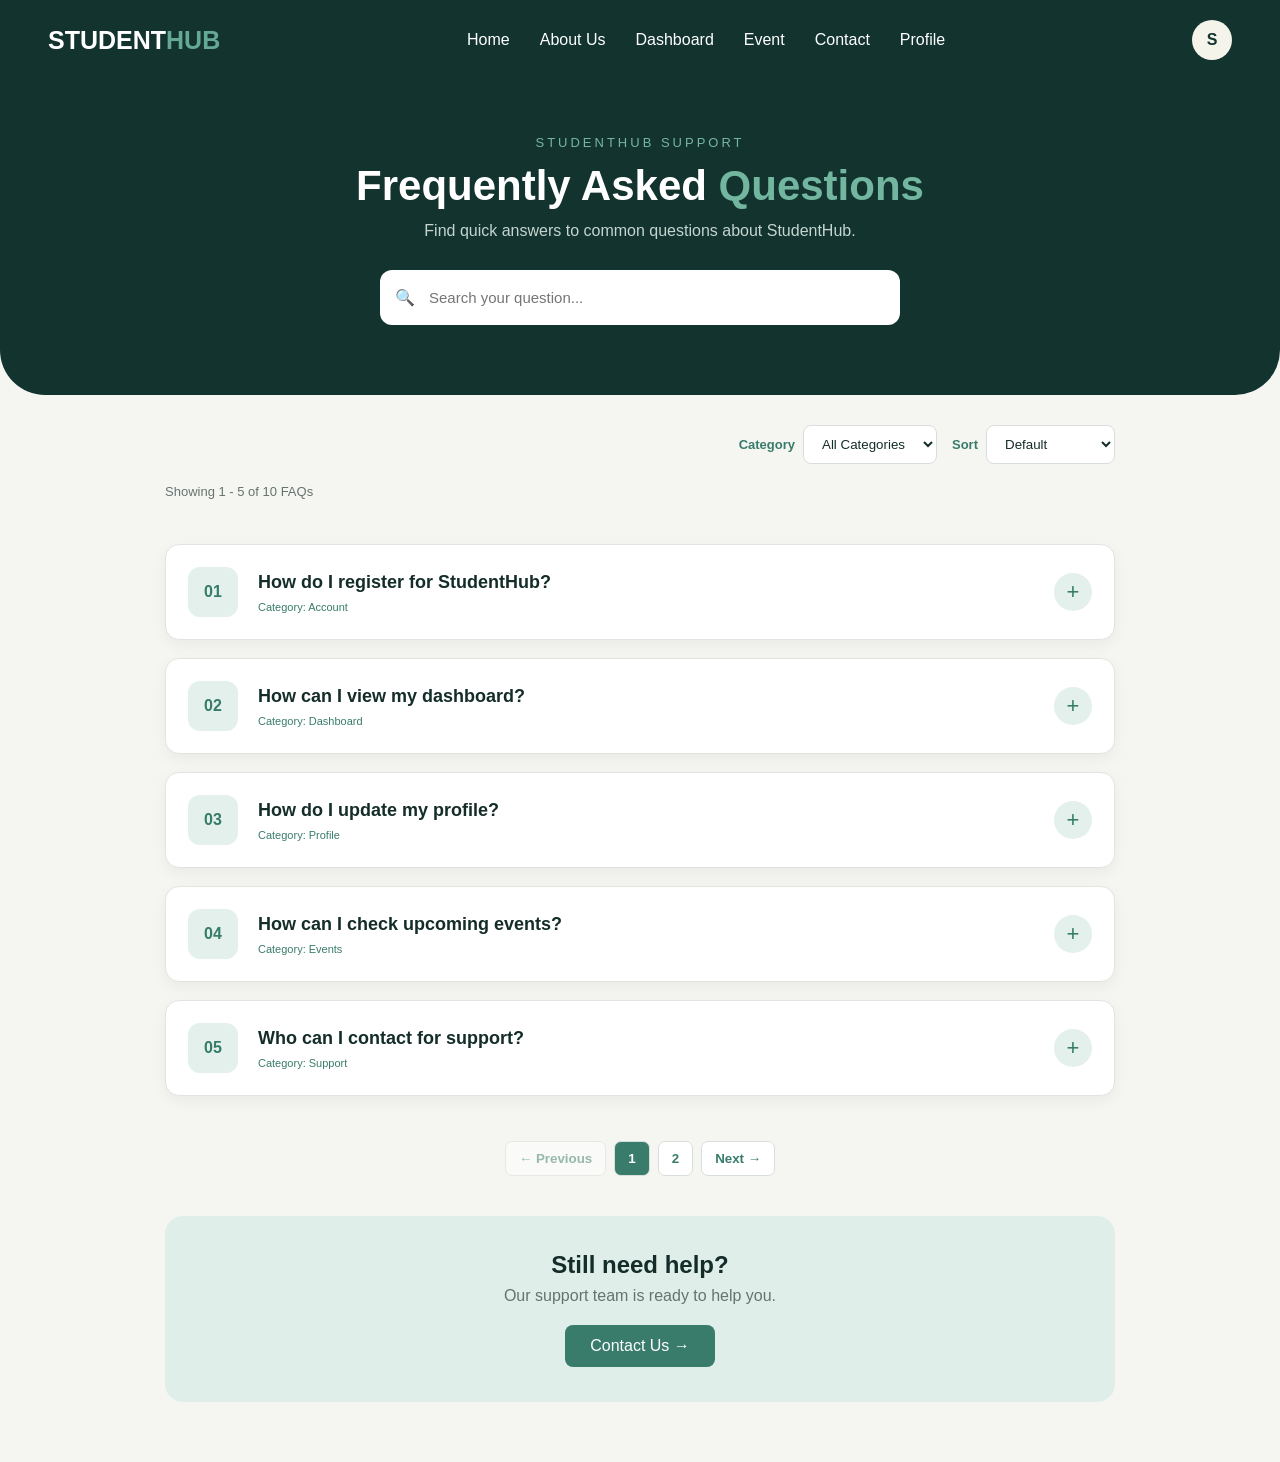
<file: Page/faq.html>
<!DOCTYPE html>
<html lang="en">

<head>
    <meta charset="UTF-8">
    <meta name="viewport" content="width=device-width, initial-scale=1.0">

    <title>StudentHub - FAQ</title>

    <link rel="stylesheet" href="../CSS/faq.css">
</head>

<body>

<!-- ================= NAVBAR ================= -->

<nav class="navbar">

    <div class="logo">
        STUDENT<span>HUB</span>
    </div>

    <ul>
        <li><a href="home.html">Home</a></li>
        <li><a href="about.html">About Us</a></li>
        <li><a href="dashboard.html">Dashboard</a></li>
        <li><a href="event.html">Event</a></li>
        <li><a href="contact.html">Contact</a></li>
        <li><a href="profile.html">Profile</a></li>
    </ul>

    <div class="profile">S</div>

</nav>


<!-- ================= FAQ HEADER ================= -->

<section class="faq-header">

    <p>STUDENTHUB SUPPORT</p>

    <h1>
        Frequently Asked
        <span>Questions</span>
    </h1>

    <h4>
        Find quick answers to common questions about StudentHub.
    </h4>


    <!-- Search -->

    <div class="search">

        🔍

        <input
            type="text"
            id="search"
            placeholder="Search your question..."
        >

    </div>

</section>


<!-- ================= FILTERS ================= -->

<section class="filters">

    <div class="filter-item">

        <label for="categoryFilter">
            Category
        </label>

        <select id="categoryFilter">

            <option value="all">
                All Categories
            </option>

        </select>

    </div>


    <div class="filter-item">

        <label for="sort">

            Sort

        </label>

        <select id="sort">

            <option value="default">
                Default
            </option>

            <option value="az">
                Question A-Z
            </option>

            <option value="za">
                Question Z-A
            </option>

        </select>

    </div>

</section>


<!-- ================= RESULT INFORMATION ================= -->

<div class="result-info">

    <p id="resultMessage">
        Loading FAQs...
    </p>

</div>


<!-- ================= FAQ CONTENT ================= -->

<div class="container">

    <div id="faqContainer">

        <!-- FAQs will be loaded from faqs.json -->

    </div>

</div>


<!-- ================= PAGINATION ================= -->

<div class="pagination" id="pagination">

    <!-- Pagination buttons generated by JavaScript -->

</div>


<!-- ================= HELP ================= -->

<div class="help">

    <h2>
        Still need help?
    </h2>

    <p>
        Our support team is ready to help you.
    </p>

    <a href="contact.html">
        Contact Us →
    </a>

</div>


<!-- ================= SCRIPTS ================= -->

<script src="../JS/theme.js"></script>

<script src="../JS/faq.js"></script>

</body>

</html>
</file>
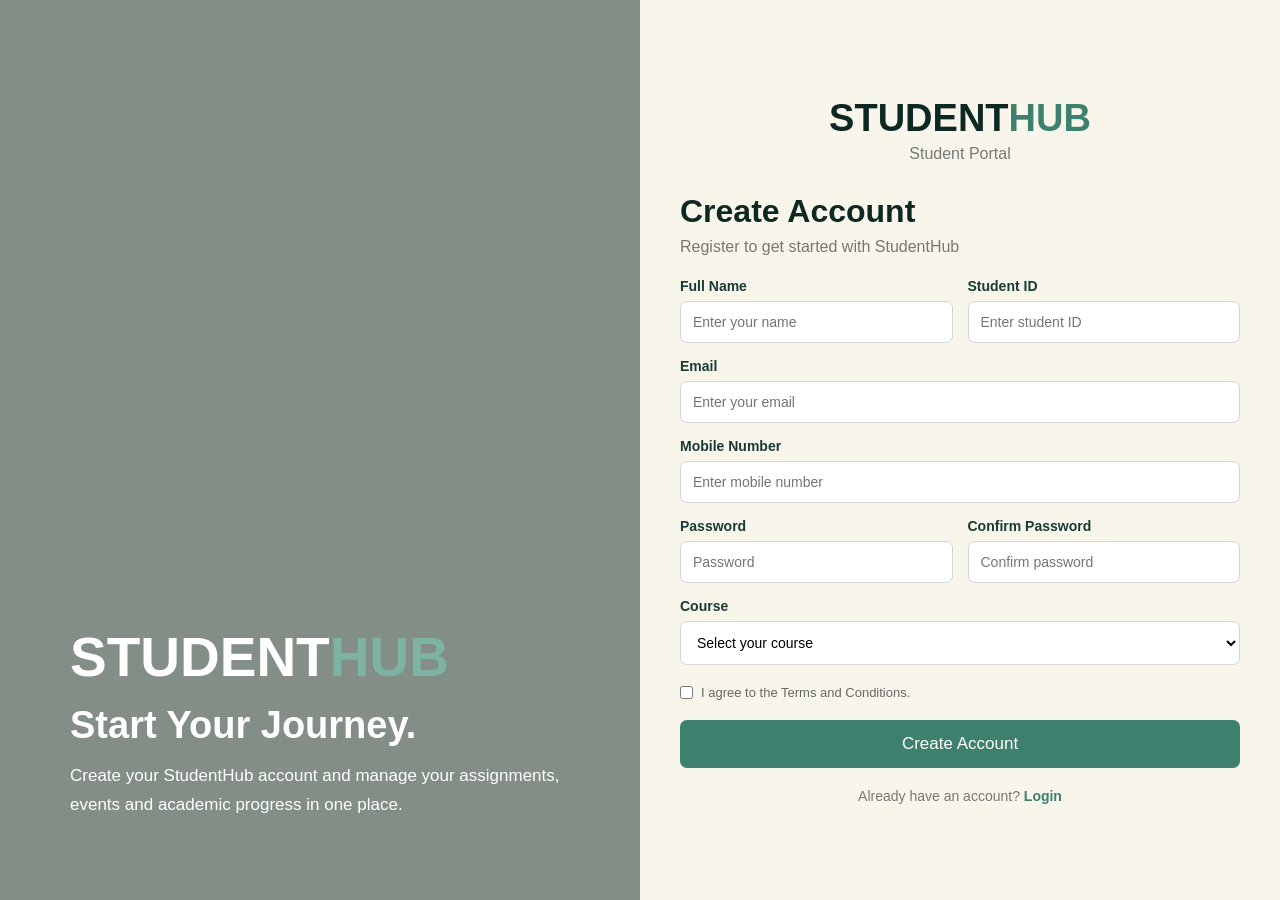
<file: Page/register.html>
<!DOCTYPE html>
<html lang="en">
<head>
    <meta charset="UTF-8">
    <meta name="viewport" content="width=device-width, initial-scale=1.0">
    <title>StudentHub - Register</title>
    <link rel="stylesheet" href="../CSS/register.css">
</head>

<body>

<div class="container">

    <!-- LEFT SIDE -->
    <div class="left">

        <div class="overlay"></div>

        <div class="left-content">

            <h1>STUDENT<span>HUB</span></h1>

            <h2>Start Your Journey.</h2>

            <p>
                Create your StudentHub account and manage
                your assignments, events and academic progress
                in one place.
            </p>

        </div>

    </div>


    <!-- RIGHT SIDE -->
    <div class="right">

        <div class="register-box">

            <h1>STUDENT<span>HUB</span></h1>

            <p class="portal">Student Portal</p>

            <h2>Create Account</h2>

            <p class="text">
                Register to get started with StudentHub
            </p>

            <form>

                <div class="row">

                    <div class="field">
                        <label>Full Name</label>
                        <input type="text"
                               placeholder="Enter your name"
                               required>
                    </div>

                    <div class="field">
                        <label>Student ID</label>
                        <input type="text"
                               placeholder="Enter student ID"
                               required>
                    </div>

                </div>


                <label>Email</label>
                <input type="email"
                       placeholder="Enter your email"
                       required>


                <label>Mobile Number</label>
                <input type="tel"
                       placeholder="Enter mobile number"
                       required>


                <div class="row">

                    <div class="field">
                        <label>Password</label>
                        <input type="password"
                               placeholder="Password"
                               required>
                    </div>

                    <div class="field">
                        <label>Confirm Password</label>
                        <input type="password"
                               placeholder="Confirm password"
                               required>
                    </div>

                </div>


                <label>Course</label>

                <select required>
                    <option value="">Select your course</option>
                    <option>Information Technology</option>
                    <option>Computer Science</option>
                    <option>Software Engineering</option>
                    <option>Business Management</option>
                </select>


                <div class="terms">

                    <input type="checkbox" required>

                    <span>
                        I agree to the Terms and Conditions.
                    </span>

                </div>


                <button type="submit">
                    Create Account
                </button>

            </form>


            <p class="login">
                Already have an account?
                <a href="login.html">Login</a>
            </p>

        </div>

    </div>

</div>

<script src="../JS/theme.js"></script>

</body>
</html>
</file>
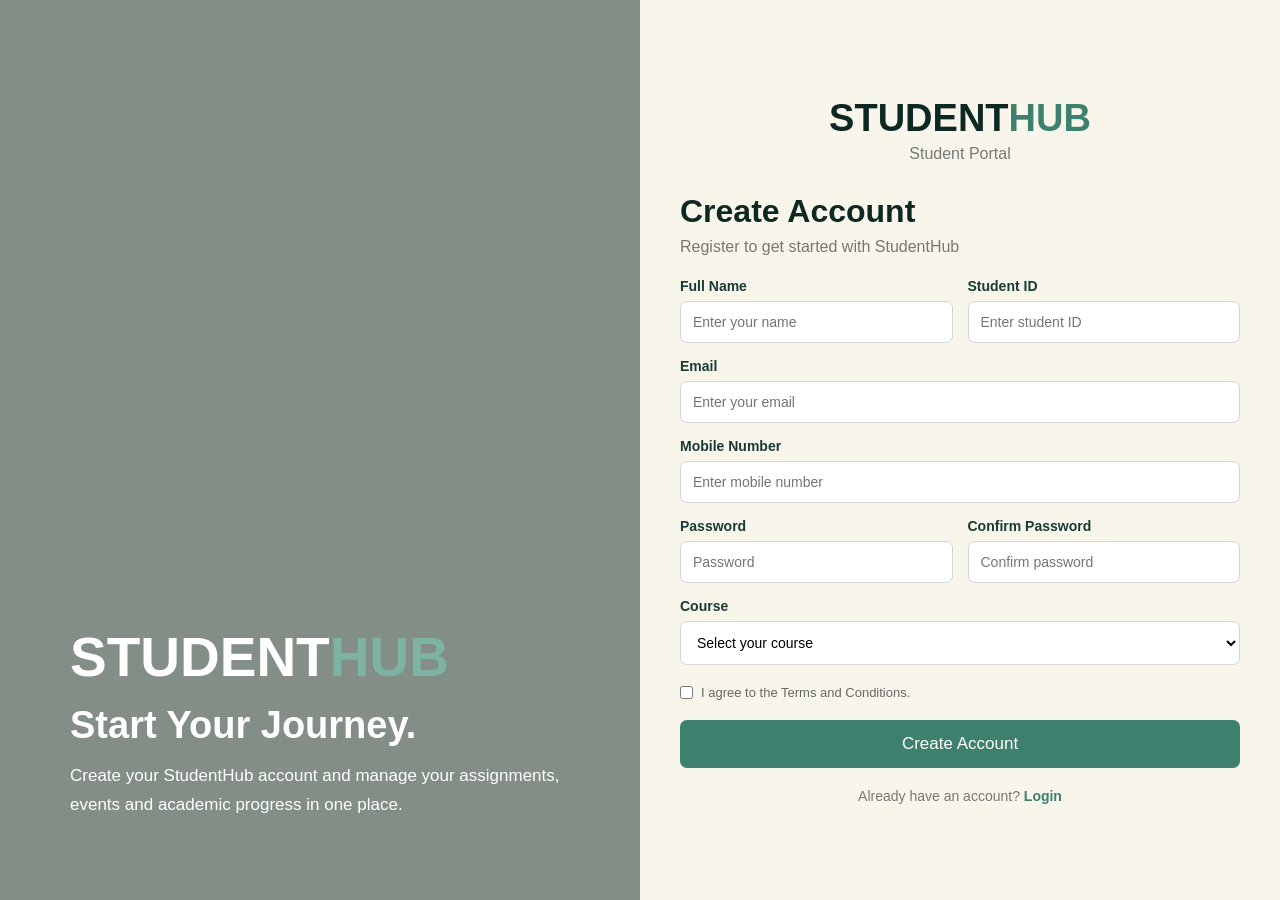
<file: Page/register_db.html>
<!DOCTYPE html>
<html lang="en">
<head>
    <meta charset="UTF-8">
    <meta name="viewport" content="width=device-width, initial-scale=1.0">
    <title>StudentHub - Register</title>
    <link rel="stylesheet" href="../CSS/register.css">
</head>

<body>

<div class="container">

    <!-- LEFT SIDE -->
    <div class="left">
        <div class="overlay"></div>
        <div class="left-content">
            <h1>STUDENT<span>HUB</span></h1>
            <h2>Start Your Journey.</h2>
            <p>
                Create your StudentHub account and manage
                your assignments, events and academic progress
                in one place.
            </p>
        </div>
    </div>

    <!-- RIGHT SIDE -->
    <div class="right">
        <div class="register-box">

            <h1>STUDENT<span>HUB</span></h1>
            <p class="portal">Student Portal</p>
            <h2>Create Account</h2>
            <p class="text">Register to get started with StudentHub</p>

            <form action="../PHP/process_registration_db.php" method="post">

                <div class="row">
                    <div class="field">
                        <label>Full Name</label>
                        <input type="text" name="full_name" placeholder="Enter your name" required>
                    </div>
                    <div class="field">
                        <label>Student ID</label>
                        <input type="text" name="student_id" placeholder="Enter student ID" required>
                    </div>
                </div>

                <label>Email</label>
                <input type="email" name="email" placeholder="Enter your email" required>

                <label>Mobile Number</label>
                <input type="tel" name="mobile" placeholder="Enter mobile number" required>

                <div class="row">
                    <div class="field">
                        <label>Password</label>
                        <input type="password" name="password" placeholder="Password" required>
                    </div>
                    <div class="field">
                        <label>Confirm Password</label>
                        <input type="password" name="confirm_password" placeholder="Confirm password" required>
                    </div>
                </div>

                <label>Course</label>
                <select name="course" required>
                    <option value="">Select your course</option>
                    <option>Information Technology</option>
                    <option>Computer Science</option>
                    <option>Software Engineering</option>
                    <option>Business Management</option>
                </select>

                <div class="terms">
                    <input type="checkbox" name="terms" required>
                    <span>I agree to the Terms and Conditions.</span>
                </div>

                <button type="submit">Create Account</button>

            </form>

            <p class="login">
                Already have an account?
                <a href="login.html">Login</a>
            </p>

        </div>
    </div>

</div>

<script src="../JS/theme.js"></script>
<script src="../JS/register.js"></script>
</body>
</html>
</file>
<file: CSS/faq.css>
*{
    margin:0;
    padding:0;
    box-sizing:border-box;
    font-family:Arial,sans-serif;
}

body{
    background:#f5f6f2;
    color:#142d29;
}

/* Navbar */

.navbar{
    height:80px;
    background:#12332e;
    display:flex;
    align-items:center;
    justify-content:space-between;
    padding:0 48px;
}

.logo{
    color:white;
    font-size:25px;
    font-weight:bold;
}

.logo span{
    color:#65a894;
}

.navbar ul{
    display:flex;
    list-style:none;
    gap:30px;
}

.navbar a{
    color:white;
    text-decoration:none;
    font-size:16px;
}

.navbar a:hover{
    color:#72b69f;
}

.profile{
    width:40px;
    height:40px;
    border-radius:50%;
    background:#f5f4eb;
    color:#12332e;
    display:flex;
    align-items:center;
    justify-content:center;
    font-weight:bold;
}

/* Header */

.faq-header{
    background:#12332e;
    color:white;
    text-align:center;
    padding:55px 20px 70px;
    border-radius:0 0 45px 45px;
}

.faq-header p{
    color:#77b6a3;
    letter-spacing:3px;
    font-size:13px;
    margin-bottom:12px;
}

.faq-header h1{
    font-size:42px;
    margin-bottom:12px;
}

.faq-header h1 span{
    color:#72b69f;
}

.faq-header h4{
    color:#c6d5d0;
    font-weight:normal;
}

/* Search */

.search{
    width:520px;
    max-width:90%;
    margin:30px auto 0;
    background:white;
    border-radius:12px;
    padding:5px 15px;
    display:flex;
    align-items:center;
    color:#777;
}

.search input{
    width:100%;
    border:0;
    outline:0;
    padding:14px;
    font-size:15px;
}

/* FAQ */

.container{
    width:85%;
    max-width:950px;
    margin:45px auto;
}

.faq-box{
    background:white;
    margin-bottom:18px;
    padding:22px;
    border-radius:14px;
    display:flex;
    align-items:center;
    gap:20px;
    border:1px solid #e1e5df;
    box-shadow:0 5px 15px rgba(0,0,0,.05);
    transition:.3s;
    cursor:pointer;
}

.faq-box:hover{
    transform:translateY(-3px);
    border-color:#65a894;
    box-shadow:0 10px 25px rgba(18,51,46,.10);
}

.number{
    min-width:50px;
    height:50px;
    background:#e4f0eb;
    color:#357c69;
    border-radius:12px;
    display:flex;
    align-items:center;
    justify-content:center;
    font-weight:bold;
}

.question{
    flex:1;
}

.question h3{
    font-size:18px;
    margin-bottom:7px;
}

.question p{
    color:#777;
    line-height:1.5;
    display:none;
}

.faq-box.open .question p{
    display:block;
    margin-top:8px;
}

.faq-box button{
    border:0;
    background:#e4f0eb;
    color:#357c69;
    width:38px;
    height:38px;
    border-radius:50%;
    font-size:22px;
    cursor:pointer;
}

/* Help */

.help{
    width:85%;
    max-width:950px;
    margin:20px auto 60px;
    background:#dfeee9;
    text-align:center;
    padding:35px;
    border-radius:18px;
}

.help h2{
    margin-bottom:8px;
}

.help p{
    color:#66736f;
    margin-bottom:20px;
}

.help a{
    display:inline-block;
    background:#397c6b;
    color:white;
    text-decoration:none;
    padding:12px 25px;
    border-radius:8px;
}

.help a:hover{
    background:#285f51;
}

/* Mobile */

@media(max-width:800px){

    .navbar{
        padding:15px 20px;
    }

    .navbar ul{
        display:none;
    }

    .faq-header h1{
        font-size:30px;
    }

    .container{
        width:92%;
    }

    .faq-box{
        padding:16px;
    }

    .number{
        min-width:42px;
        height:42px;
    }
}
body.dark {
    background: #0d2823;
    color: #f5f3ea;
}

body.dark .card,
body.dark .faq-box,
body.dark .event-card,
body.dark .container,
body.dark .contact-form {
    background: #173b34;
    color: #f5f3ea;
}

body.dark p {
    color: #c5d4ce;
}
/* ================= FILTERS ================= */

.filters {
    width: 85%;
    max-width: 950px;
    margin: 30px auto 0;

    display: flex;
    justify-content: flex-end;
    gap: 15px;
}

.filter-item {
    display: flex;
    align-items: center;
    gap: 8px;
}

.filter-item label {
    font-size: 13px;
    font-weight: bold;
    color: #397c6b;
}

.filter-item select {
    padding: 10px 14px;
    border: 1px solid #d8dfda;
    border-radius: 8px;
    background: white;
    color: #142d29;
    cursor: pointer;
    outline: none;
}

.filter-item select:focus {
    border-color: #65a894;
}


/* ================= RESULT INFO ================= */

.result-info {
    width: 85%;
    max-width: 950px;
    margin: 20px auto 0;
}

.result-info p {
    color: #66736f;
    font-size: 13px;
}


/* ================= NO RESULTS ================= */

.no-results {
    background: white;
    border: 1px solid #e1e5df;
    border-radius: 14px;
    padding: 40px;
    text-align: center;
}

.no-results h3 {
    color: #12332e;
    margin-bottom: 10px;
}

.no-results p {
    color: #777;
}


/* ================= PAGINATION ================= */

.pagination {
    width: 85%;
    max-width: 950px;
    margin: 30px auto 40px;

    display: flex;
    justify-content: center;
    align-items: center;
    gap: 8px;
    flex-wrap: wrap;
}

.pagination button {
    border: 1px solid #d8dfda;
    background: white;
    color: #397c6b;

    padding: 9px 13px;

    border-radius: 7px;

    cursor: pointer;

    font-weight: bold;

    transition: 0.3s;
}

.pagination button:hover {
    background: #397c6b;
    color: white;
}

.pagination button:disabled {
    opacity: 0.5;
    cursor: not-allowed;
}

.pagination button.active-page {
    background: #397c6b;
    color: white;
}


/* ================= FAQ CATEGORY ================= */

.question small {
    font-size: 11px;
}


/* ================= DARK MODE ================= */

body.dark .filter-item select {
    background: #173b34;
    color: #f5f3ea;
    border-color: #355f55;
}

body.dark .filter-item label {
    color: #8bc8b5;
}

body.dark .result-info p {
    color: #c5d4ce;
}

body.dark .no-results {
    background: #173b34;
    border-color: #355f55;
}

body.dark .no-results h3 {
    color: #f5f3ea;
}

body.dark .no-results p {
    color: #c5d4ce;
}

body.dark .pagination button {
    background: #173b34;
    color: #8bc8b5;
    border-color: #355f55;
}

body.dark .pagination button:hover,
body.dark .pagination button.active-page {
    background: #397c6b;
    color: white;
}


/* ================= MOBILE ================= */

@media(max-width: 800px) {

    .filters {
        width: 92%;
        justify-content: center;
        flex-direction: column;
        align-items: stretch;
    }

    .filter-item {
        justify-content: space-between;
    }

    .filter-item select {
        flex: 1;
        max-width: 250px;
    }

    .result-info {
        width: 92%;
    }

    .pagination {
        width: 92%;
    }

}
</file>
<file: CSS/register.css>
*{
    margin:0;
    padding:0;
    box-sizing:border-box;
    font-family:Arial,sans-serif;
}

body{
    background:#f8f5eb;
}

.container{
    display:flex;
    min-height:100vh;
}


/* LEFT SIDE */

.left{
    width:50%;
    min-height:100vh;
    position:relative;

    background:
    linear-gradient(
        rgba(13,40,35,.50),
        rgba(13,40,35,.50)
    ),
    url("https://images.unsplash.com/photo-1487700160041-babef9c3cb55?w=600&auto=format&fit=crop&q=60&ixlib=rb-4.1.0&ixid=M3wxMjA3fDB8MHxzZWFyY2h8MTF8fGxvZ2lufGVufDB8fDB8fHww");

    background-size:cover;
    background-position:center;
}

.left-content{  
    position:absolute;
    left:70px;
    bottom:80px;
    color:white;
    max-width:520px;
}

.left-content h1{
    font-size:55px;
    margin-bottom:15px;
}

.left-content h1 span{
    color:#7db3a3;
}

.left-content h2{
    font-size:38px;
    margin-bottom:15px;
}

.left-content p{
    font-size:17px;
    line-height:1.7;
}


/* RIGHT SIDE */

.right{
    width:50%;
    background:#f8f5eb;

    display:flex;
    justify-content:center;
    align-items:center;

    padding:40px;
}

.register-box{
    width:100%;
    max-width:600px;
}


/* LOGO */

.register-box > h1{
    text-align:center;
    font-size:38px;
    color:#0d2823;
}

.register-box h1 span{
    color:#3d806d;
}

.portal{
    text-align:center;
    color:#777;
    margin-top:5px;
}


/* HEADING */

.register-box h2{
    color:#0d2823;
    font-size:32px;
    margin-top:30px;
}

.text{
    color:#777;
    margin:8px 0 22px;
}


/* FORM */

label{
    display:block;
    margin-bottom:7px;
    font-size:14px;
    font-weight:bold;
    color:#173b34;
}

input[type="text"],
input[type="email"],
input[type="tel"],
input[type="password"],
select{
    width:100%;
    padding:12px;
    border:1px solid #d5d5d5;
    border-radius:7px;
    background:white;
    font-size:14px;
    margin-bottom:15px;
}

input:focus,
select:focus{
    outline:none;
    border-color:#3d806d;
}


/* TWO INPUTS */

.row{
    display:flex;
    gap:15px;
}

.field{
    flex:1;
}


/* TERMS */

.terms{
    display:flex;
    align-items:center;
    gap:8px;
    margin:5px 0 20px;
}

.terms input{
    width:auto;
}

.terms span{
    font-size:13px;
    color:#666;
}


/* BUTTON */

button{
    width:100%;
    padding:14px;
    border:none;
    border-radius:7px;
    background:#3d806d;
    color:white;
    font-size:17px;
    cursor:pointer;
}

button:hover{
    background:#2d6254;
}


/* LOGIN */

.login{
    text-align:center;
    margin-top:20px;
    color:#777;
    font-size:14px;
}

.login a{
    color:#3d806d;
    font-weight:bold;
    text-decoration:none;
}


/* MOBILE */

@media(max-width:800px){

    .container{
        display:block;
    }

    .left{
        display:none;
    }

    .right{
        width:100%;
        min-height:100vh;
        padding:25px;
    }

    .row{
        display:block;
    }

    .register-box h2{
        font-size:27px;
    }
}
</file>
